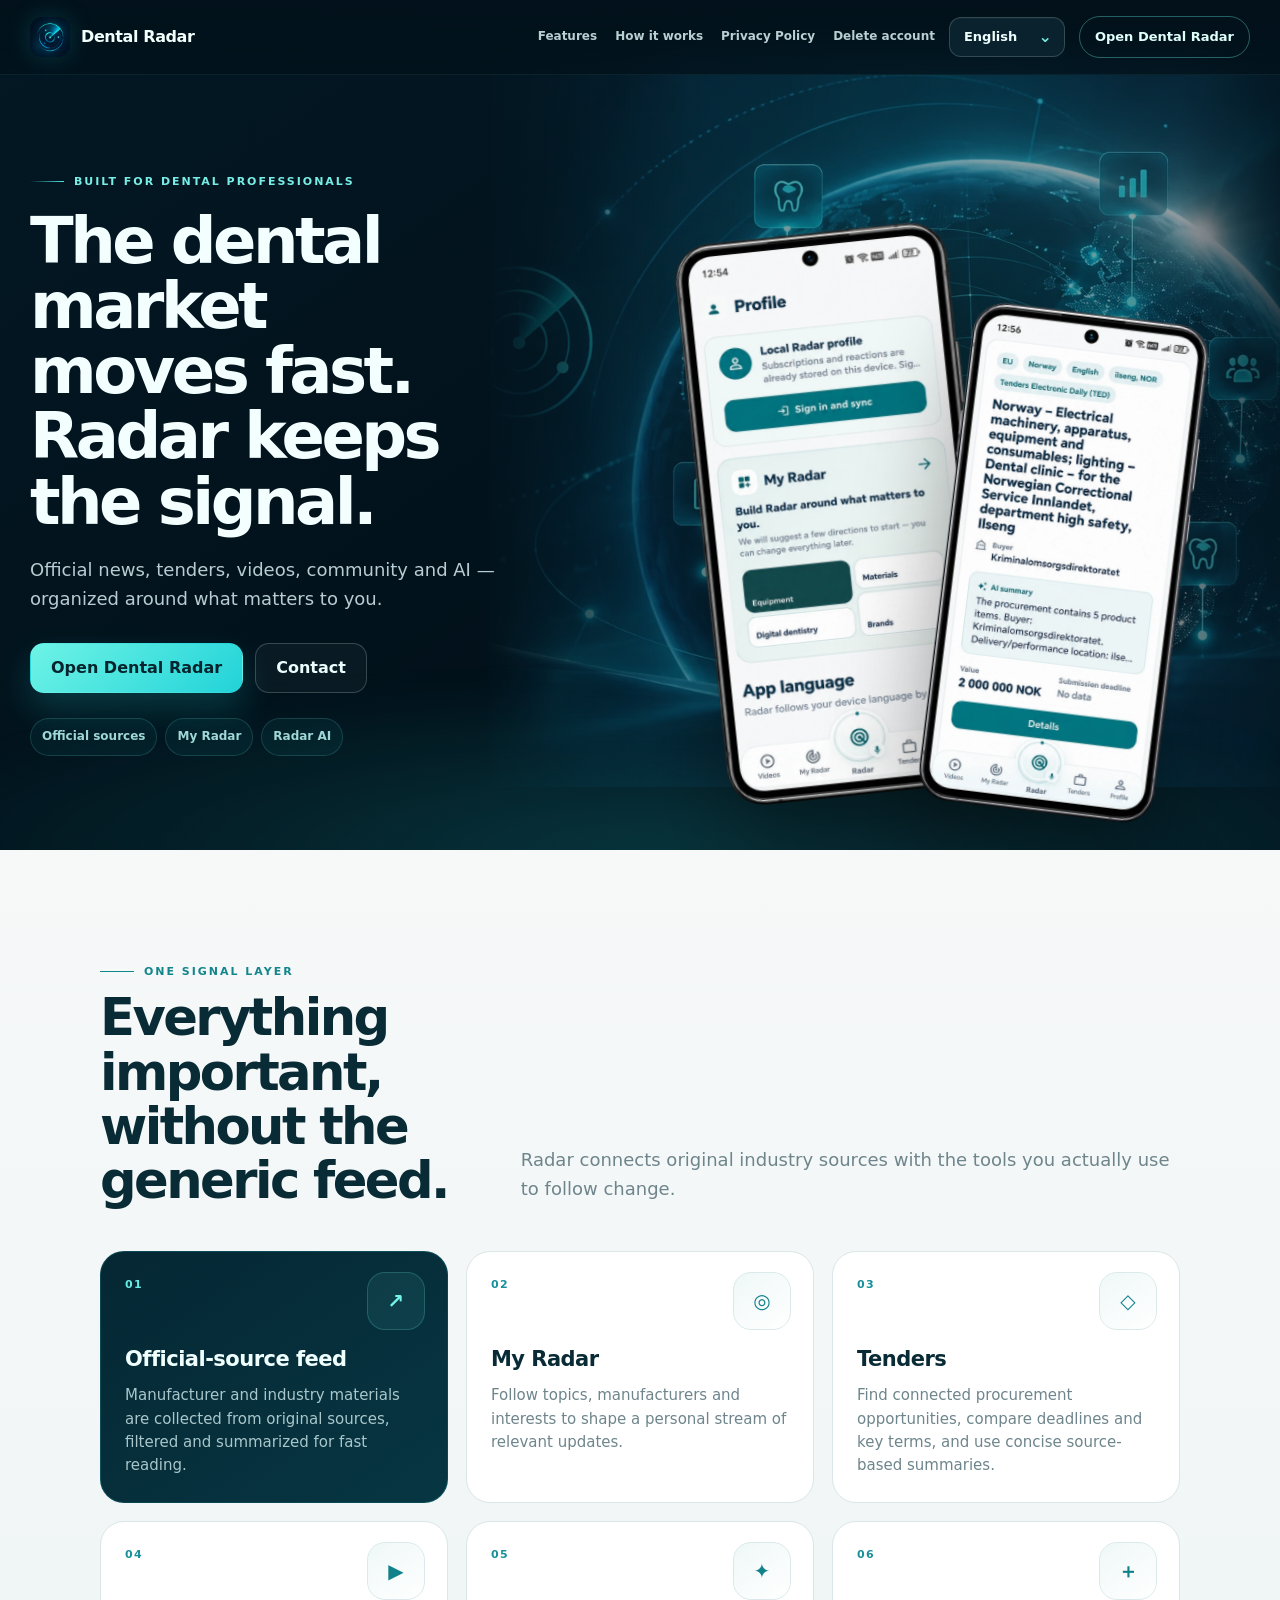
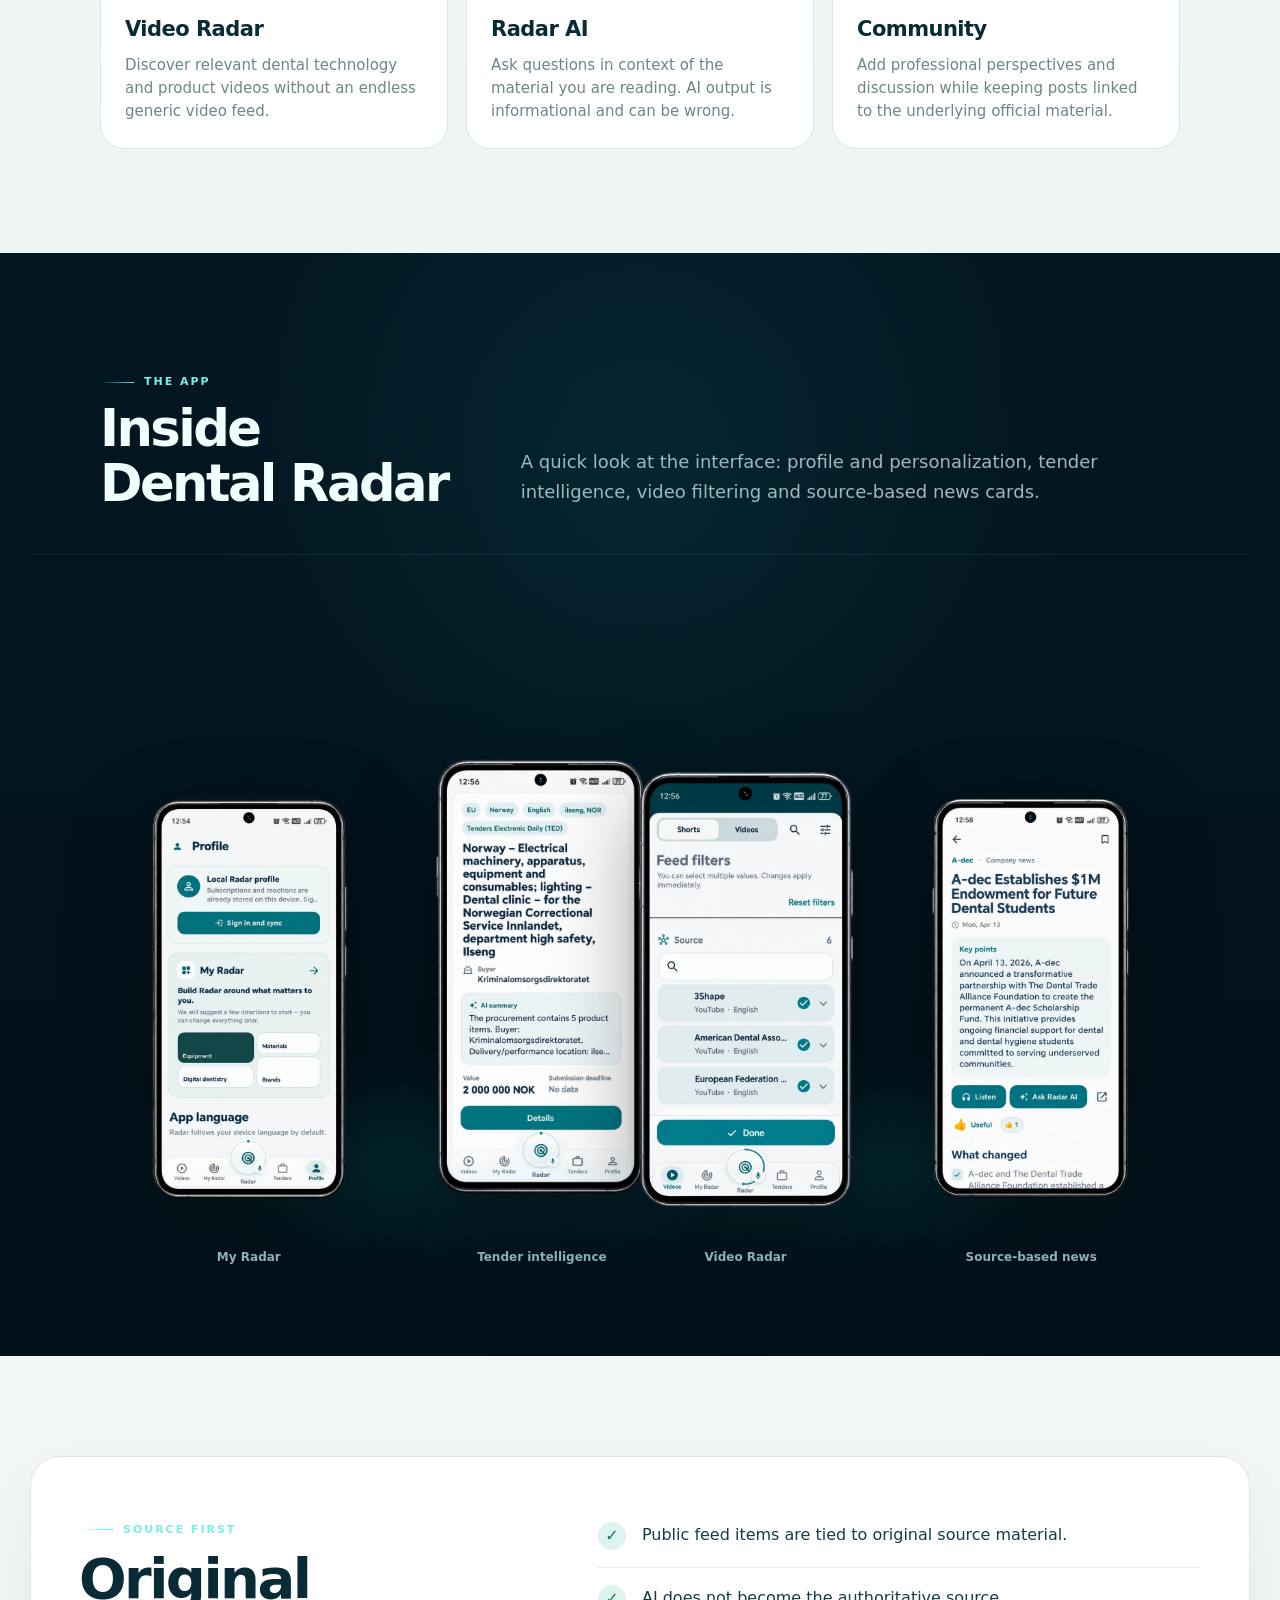
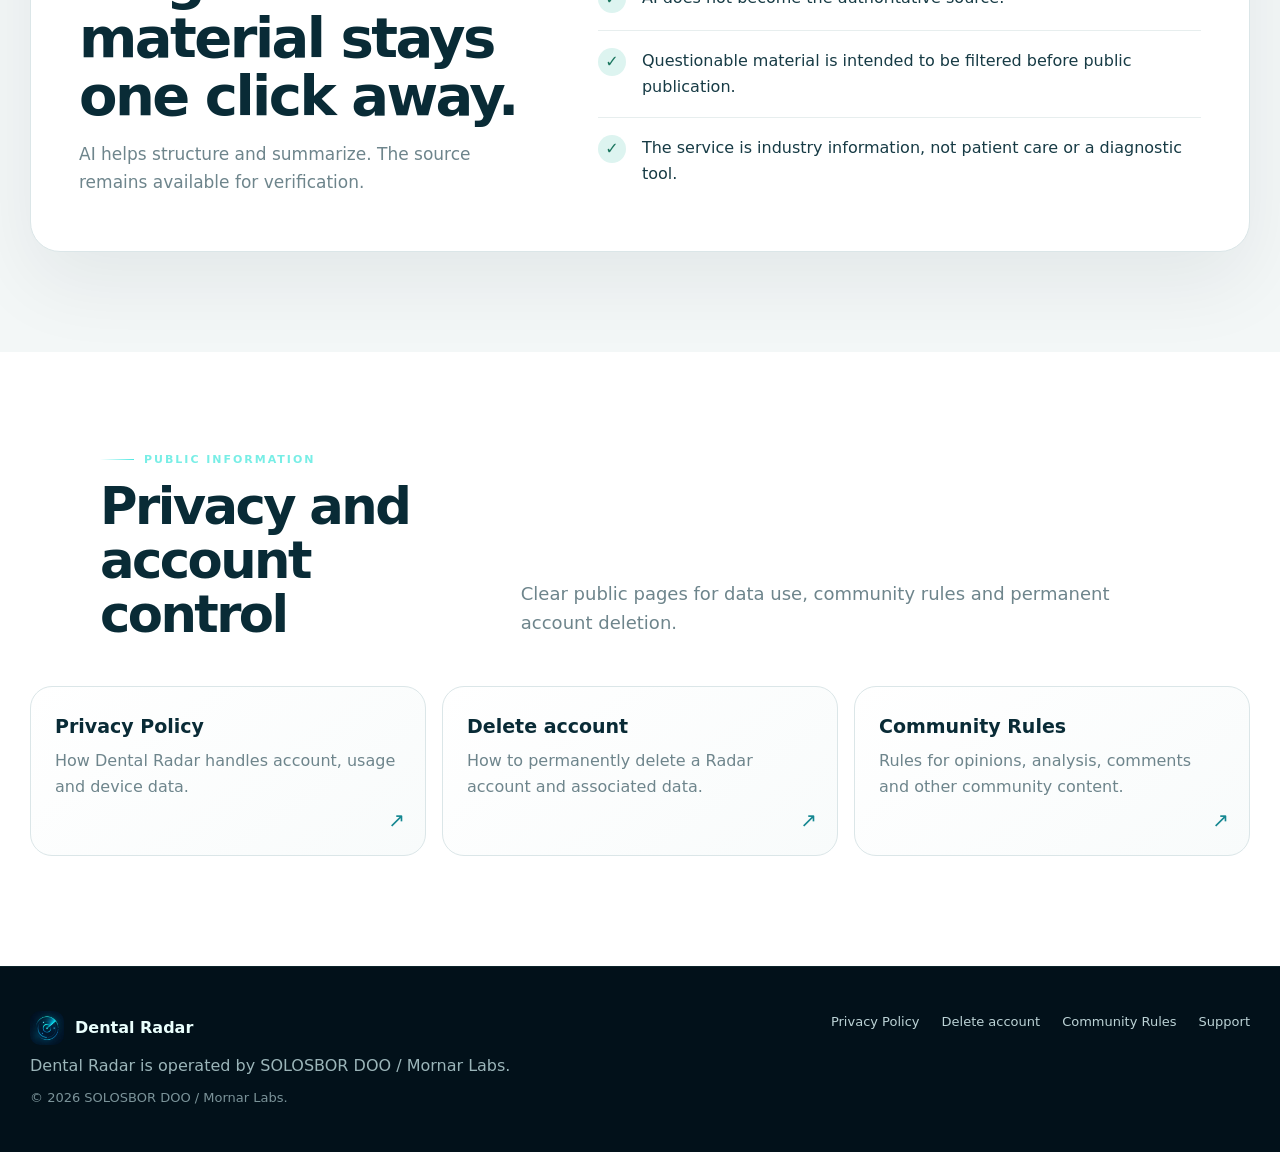
<file: index.html>
<!doctype html><html lang="en"><head><meta charset="utf-8"><meta name="viewport" content="width=device-width,initial-scale=1"><meta name="theme-color" content="#02111a"><meta name="description" content="Dental Radar — dental industry intelligence from official sources."><link rel="canonical" href="https://mfokusnik.github.io/Dental-Radar/"><meta property="og:type" content="website"><meta property="og:site_name" content="Dental Radar"><meta property="og:title" content="Dental Radar — dental industry intelligence"><meta property="og:description" content="Official news, tenders, video, community and AI for dental professionals."><meta property="og:url" content="https://mfokusnik.github.io/Dental-Radar/"><meta property="og:image" content="https://mfokusnik.github.io/Dental-Radar/assets/og-cover.webp"><link rel="icon" href="assets/logo.webp"><link rel="stylesheet" href="assets/styles.css"><title>Dental Radar</title></head><body data-page="home"><header class="site-header"><div class="wrap header"><a class="brand" href="index.html"><img src="assets/logo.webp" alt="Dental Radar"><b>Dental Radar</b></a><div class="controls"><nav class="nav"><a id="nf" href="index.html#features">Features</a><a id="nh" href="index.html#how">How it works</a><a id="np" href="privacy.html">Privacy Policy</a><a id="nd" href="delete-account.html">Delete account</a></nav><div class="lang-picker" id="langPicker"><button class="lang-toggle" id="langToggle" type="button" aria-haspopup="listbox" aria-expanded="false"><span id="langCurrent">English</span><span class="lang-chevron" aria-hidden="true">⌄</span></button><div class="lang-menu" id="langMenu" role="listbox"><button type="button" data-lang="en" role="option">English</button><button type="button" data-lang="ru" role="option">Русский</button><button type="button" data-lang="de" role="option">Deutsch</button><button type="button" data-lang="fr" role="option">Français</button><button type="button" data-lang="ja" role="option">日本語</button><button type="button" data-lang="zh-Hans" role="option">简体中文</button></div></div><a class="header-cta" id="headerCta" href="https://radar.mornar-labs.com/">Open Dental Radar</a></div></div></header><main>
<section class="hero"><img class="hero-globe" src="assets/hero-globe.webp" alt=""><div class="wrap hero-grid"><div class="hero-copy"><span class="eyebrow" id="eye">Built for dental professionals</span><h1 id="hero">The dental market moves fast. Radar keeps the signal.</h1><p id="heroText">Official news, tenders, videos, community and AI — organized around what matters to you.</p><div class="actions"><a class="btn primary" id="open" href="https://radar.mornar-labs.com/">Open Dental Radar</a><a class="btn secondary" id="contact" href="mailto:radar@mornar-labs.com">Contact</a></div><div class="hero-chips" id="heroChips"></div></div><div class="hero-stage"><div class="orbit"><i class="pulse p1"></i><i class="pulse p2"></i><i class="pulse p3"></i></div><div class="phone phone-a"><img src="assets/phone-profile.webp" alt="Dental Radar profile and personalization"></div><div class="phone phone-b"><img src="assets/phone-tender.webp" alt="Dental Radar tender intelligence"></div></div></div></section>
<section class="light-section" id="features"><div class="wrap"><div class="section-head"><div><span class="eyebrow" id="featureEye">ONE SIGNAL LAYER</span><h2 id="featuresTitle">Everything important, without the generic feed.</h2></div><p id="featuresText"></p></div><div class="feature-grid" id="featureGrid"></div></div></section>
<section class="product"><div class="wrap"><div class="section-head"><div><span class="eyebrow" id="productEye">THE APP</span><h2 id="shotsTitle">Inside Dental Radar</h2></div><p id="shotsText">Profile and personalization, tender intelligence, video filtering and source-based news cards.</p></div><div class="product-stage"><figure class="device d1"><img src="assets/phone-profile.webp" alt="Profile and My Radar"><figcaption class="device-label" id="screen1">My Radar</figcaption></figure><figure class="device d2"><img src="assets/phone-tender.webp" alt="Tender intelligence"><figcaption class="device-label" id="screen2">Tender intelligence</figcaption></figure><figure class="device d3"><img src="assets/phone-video.webp" alt="Video Radar"><figcaption class="device-label" id="screen3">Video Radar</figcaption></figure><figure class="device d4"><img src="assets/phone-news.webp" alt="Source-based news"><figcaption class="device-label" id="screen4">Source-based news</figcaption></figure></div></div></section>
<section class="trust-section" id="how"><div class="wrap trust-card"><div><span class="eyebrow" id="trustEye">SOURCE FIRST</span><h2 id="trustTitle">Original material stays one click away.</h2><p id="trustText">AI helps structure and summarize. The source remains available for verification.</p></div><div class="trust-list" id="trust"></div></div></section>
<section class="legal-home"><div class="wrap"><div class="section-head"><div><span class="eyebrow" id="legalEye">PUBLIC INFORMATION</span><h2 id="legalTitle">Privacy and account control</h2></div><p id="legalText"></p></div><div class="legal-links"><a class="legal-link" href="privacy.html"><strong id="pc">Privacy Policy</strong><span id="pct"></span></a><a class="legal-link" href="delete-account.html"><strong id="dc">Delete account</strong><span id="dct"></span></a><a class="legal-link" href="community-rules.html"><strong id="tc">Community Rules</strong><span id="tct"></span></a></div></div></section>
</main><footer class="site-footer"><div class="wrap footer"><div><a class="footer-brand" href="index.html"><img src="assets/logo.webp" alt=""><span>Dental Radar</span></a><p id="fc">Dental Radar is operated by SOLOSBOR DOO / Mornar Labs.</p><div class="small">© 2026 SOLOSBOR DOO / Mornar Labs.</div></div><div class="footer-links"><a id="fp" href="privacy.html">Privacy Policy</a><a id="fd" href="delete-account.html">Delete account</a><a id="fTerms" href="community-rules.html">Community Rules</a><a id="fSupport" href="mailto:radar@mornar-labs.com">Support</a></div></div></footer><script src="assets/app.js"></script></body></html>
</file>
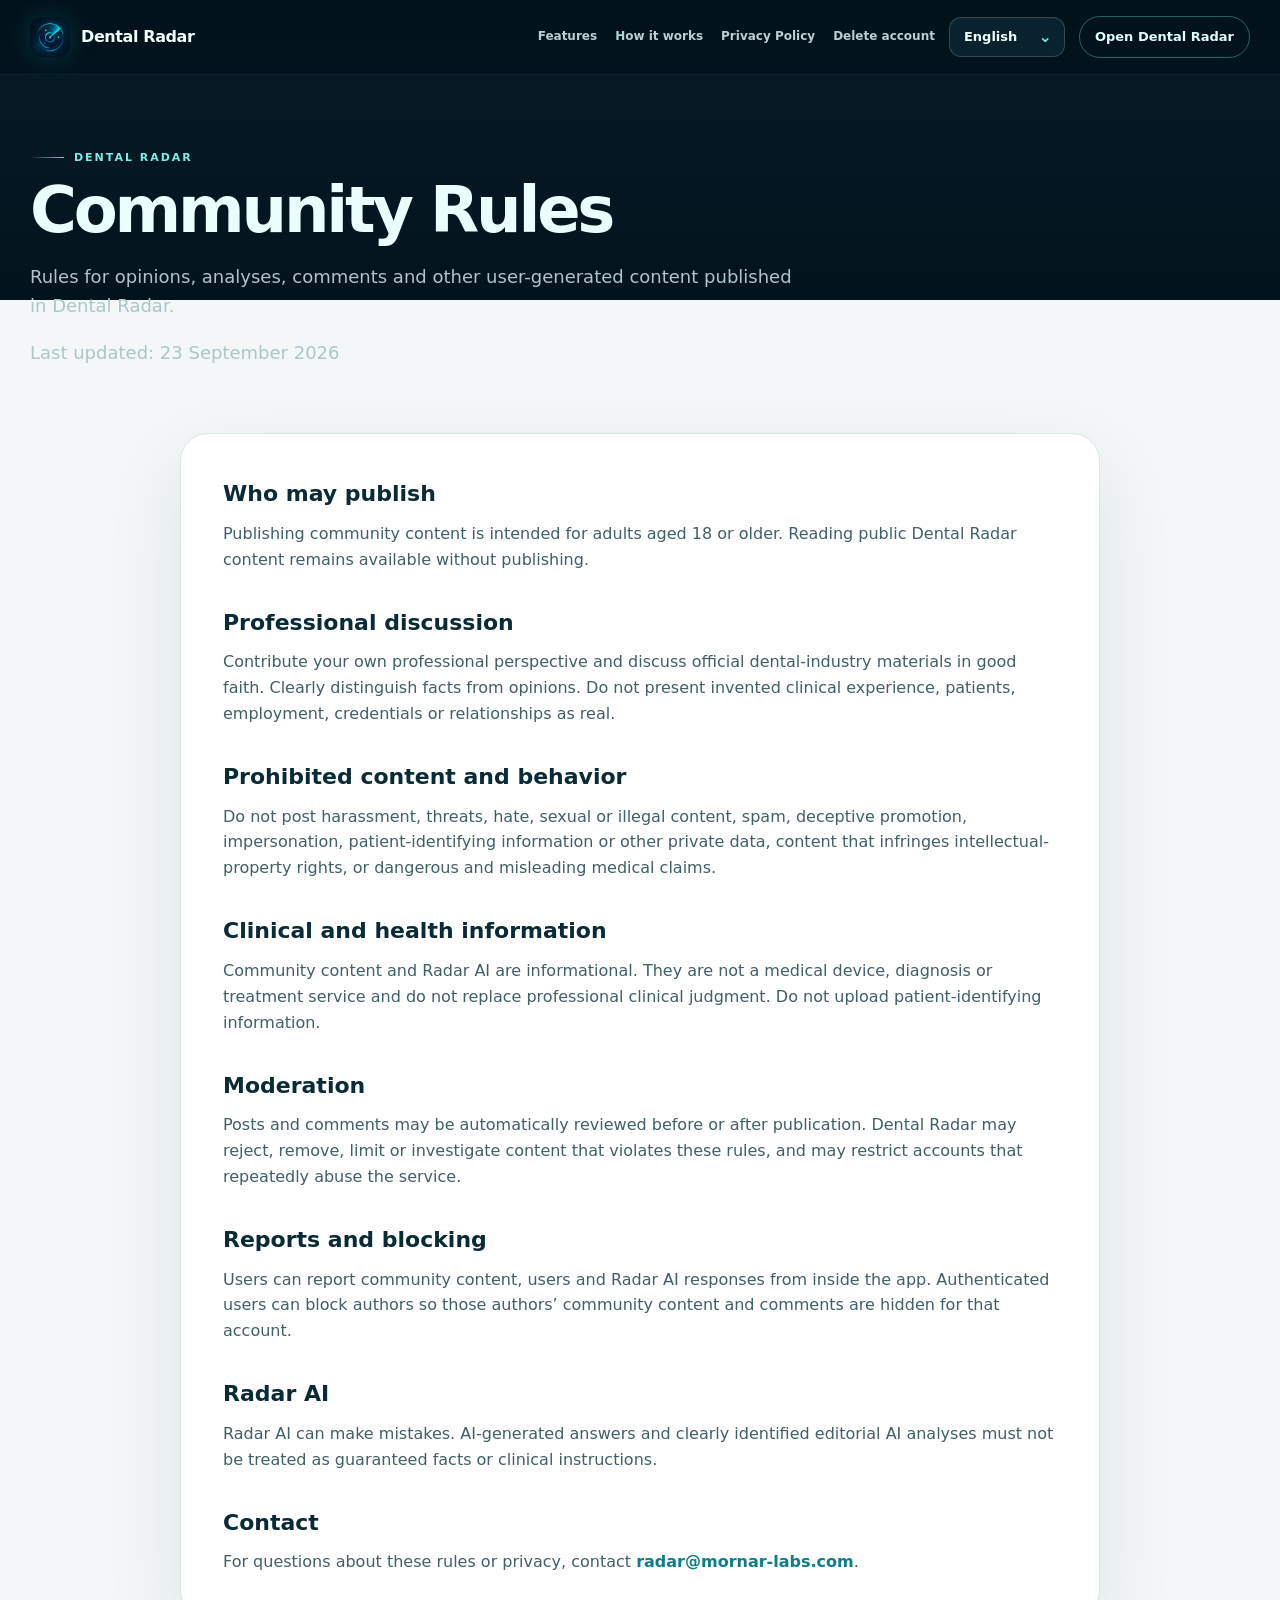
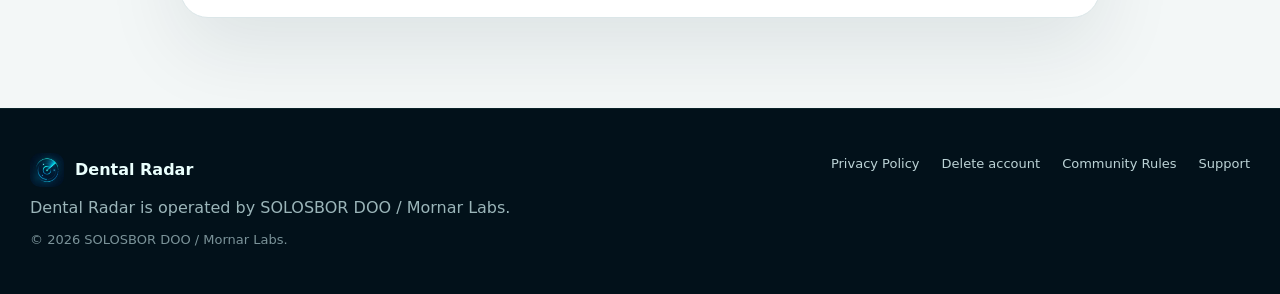
<file: community-rules.html>
<!doctype html><html lang="en"><head><meta charset="utf-8"><meta name="viewport" content="width=device-width,initial-scale=1"><meta name="robots" content="index,follow"><meta name="theme-color" content="#02111a"><link rel="canonical" href="https://mfokusnik.github.io/Dental-Radar/community-rules.html"><link rel="icon" href="assets/logo.webp"><link rel="stylesheet" href="assets/styles.css"><title>Dental Radar — Community Rules</title></head><body data-page="terms" class="legal-shell"><header class="site-header"><div class="wrap header"><a class="brand" href="index.html"><img src="assets/logo.webp" alt="Dental Radar"><b>Dental Radar</b></a><div class="controls"><nav class="nav"><a id="nf" href="index.html#features">Features</a><a id="nh" href="index.html#how">How it works</a><a id="np" href="privacy.html">Privacy Policy</a><a id="nd" href="delete-account.html">Delete account</a></nav><div class="lang-picker" id="langPicker"><button class="lang-toggle" id="langToggle" type="button" aria-haspopup="listbox" aria-expanded="false"><span id="langCurrent">English</span><span class="lang-chevron" aria-hidden="true">⌄</span></button><div class="lang-menu" id="langMenu" role="listbox"><button type="button" data-lang="en" role="option">English</button><button type="button" data-lang="ru" role="option">Русский</button><button type="button" data-lang="de" role="option">Deutsch</button><button type="button" data-lang="fr" role="option">Français</button><button type="button" data-lang="ja" role="option">日本語</button><button type="button" data-lang="zh-Hans" role="option">简体中文</button></div></div><a class="header-cta" id="headerCta" href="https://radar.mornar-labs.com/">Open Dental Radar</a></div></div></header><main><div class="wrap legal-hero"><span class="eyebrow">Dental Radar</span><h1 id="lt">Community Rules</h1><p id="ls">Rules for opinions, analyses, comments and other user-generated content published in Dental Radar.</p><p class="small" id="updated">Last updated: 23 September 2026</p></div><div class="legal-content"><div id="sections"></div></div></main><footer class="site-footer"><div class="wrap footer"><div><a class="footer-brand" href="index.html"><img src="assets/logo.webp" alt=""><span>Dental Radar</span></a><p id="fc">Dental Radar is operated by SOLOSBOR DOO / Mornar Labs.</p><div class="small">© 2026 SOLOSBOR DOO / Mornar Labs.</div></div><div class="footer-links"><a id="fp" href="privacy.html">Privacy Policy</a><a id="fd" href="delete-account.html">Delete account</a><a id="fTerms" href="community-rules.html">Community Rules</a><a id="fSupport" href="mailto:radar@mornar-labs.com">Support</a></div></div></footer><script src="assets/app.js"></script></body></html>
</file>
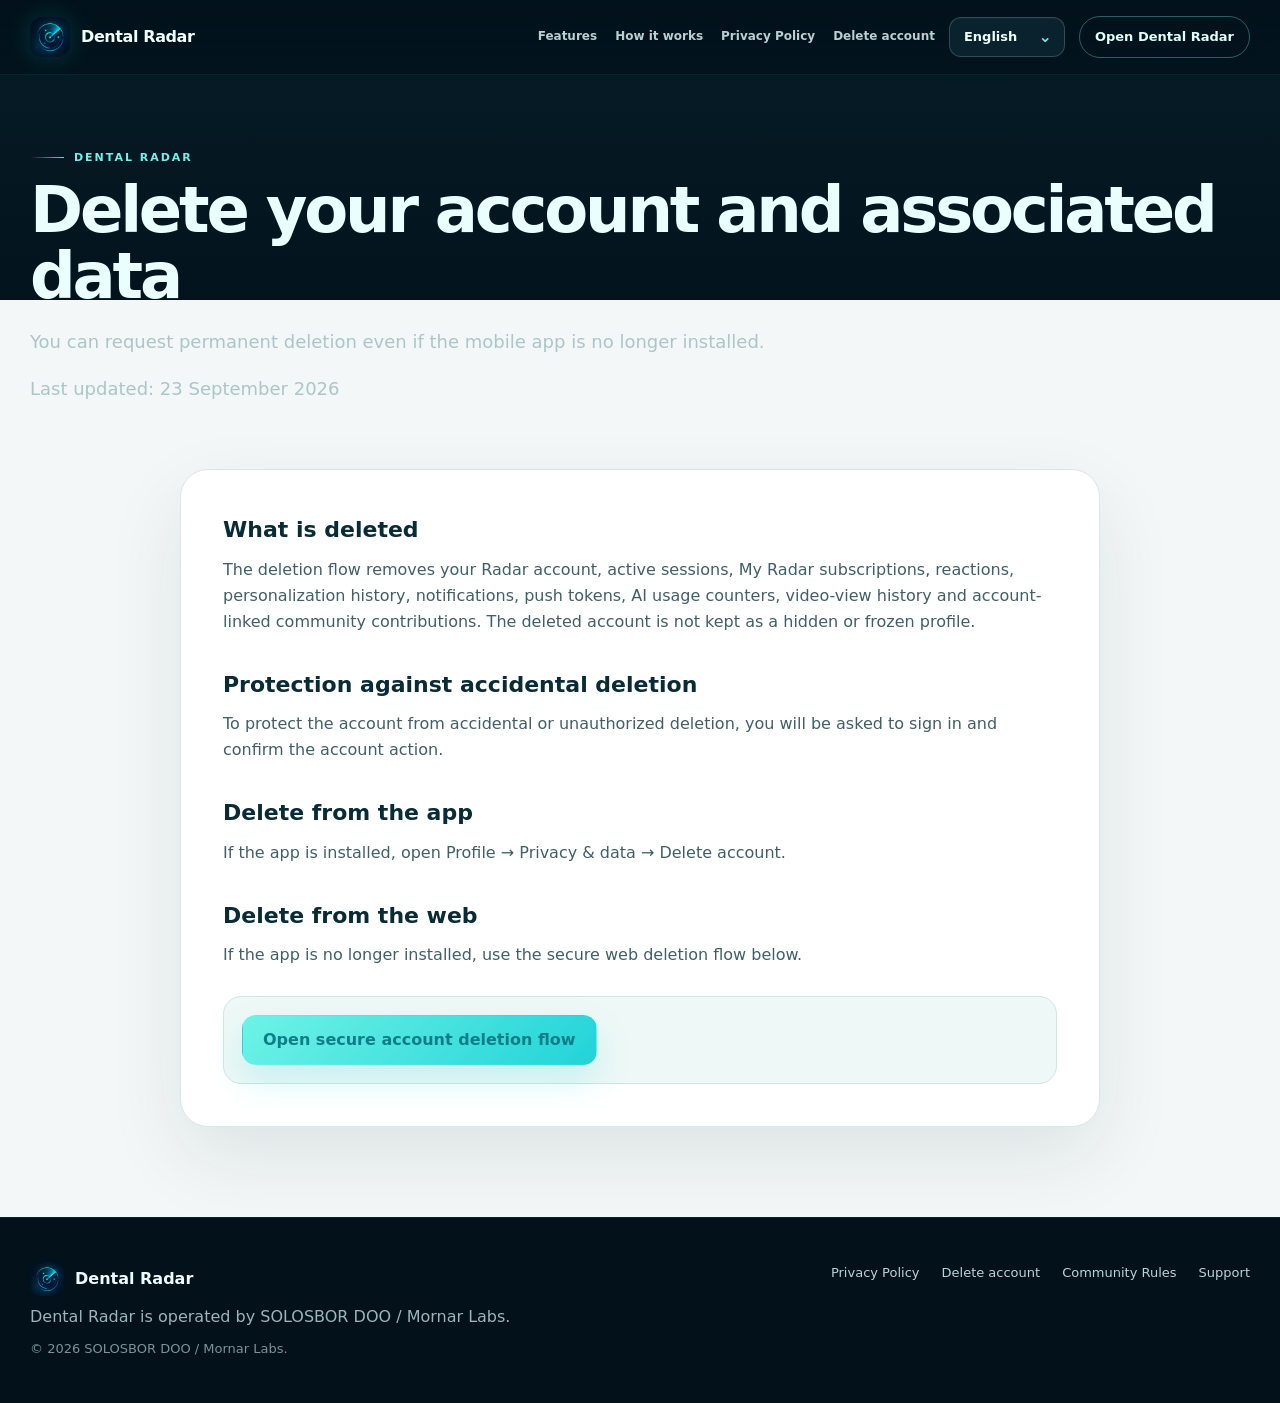
<file: delete-account.html>
<!doctype html><html lang="en"><head><meta charset="utf-8"><meta name="viewport" content="width=device-width,initial-scale=1"><meta name="robots" content="index,follow"><meta name="theme-color" content="#02111a"><link rel="canonical" href="https://mfokusnik.github.io/Dental-Radar/delete-account.html"><link rel="icon" href="assets/logo.webp"><link rel="stylesheet" href="assets/styles.css"><title>Dental Radar — Delete your account and associated data</title></head><body data-page="delete" class="legal-shell"><header class="site-header"><div class="wrap header"><a class="brand" href="index.html"><img src="assets/logo.webp" alt="Dental Radar"><b>Dental Radar</b></a><div class="controls"><nav class="nav"><a id="nf" href="index.html#features">Features</a><a id="nh" href="index.html#how">How it works</a><a id="np" href="privacy.html">Privacy Policy</a><a id="nd" href="delete-account.html">Delete account</a></nav><div class="lang-picker" id="langPicker"><button class="lang-toggle" id="langToggle" type="button" aria-haspopup="listbox" aria-expanded="false"><span id="langCurrent">English</span><span class="lang-chevron" aria-hidden="true">⌄</span></button><div class="lang-menu" id="langMenu" role="listbox"><button type="button" data-lang="en" role="option">English</button><button type="button" data-lang="ru" role="option">Русский</button><button type="button" data-lang="de" role="option">Deutsch</button><button type="button" data-lang="fr" role="option">Français</button><button type="button" data-lang="ja" role="option">日本語</button><button type="button" data-lang="zh-Hans" role="option">简体中文</button></div></div><a class="header-cta" id="headerCta" href="https://radar.mornar-labs.com/">Open Dental Radar</a></div></div></header><main><div class="wrap legal-hero"><span class="eyebrow">Dental Radar</span><h1 id="lt">Delete your account and associated data</h1><p id="ls">You can request permanent deletion even if the mobile app is no longer installed.</p><p class="small" id="updated">Last updated: 23 September 2026</p></div><div class="legal-content"><div id="sections"></div><div class="notice"><a class="btn primary" id="openDelete" href="https://radar.mornar-labs.com/#/account-deletion">Open secure account deletion flow</a></div></div></main><footer class="site-footer"><div class="wrap footer"><div><a class="footer-brand" href="index.html"><img src="assets/logo.webp" alt=""><span>Dental Radar</span></a><p id="fc">Dental Radar is operated by SOLOSBOR DOO / Mornar Labs.</p><div class="small">© 2026 SOLOSBOR DOO / Mornar Labs.</div></div><div class="footer-links"><a id="fp" href="privacy.html">Privacy Policy</a><a id="fd" href="delete-account.html">Delete account</a><a id="fTerms" href="community-rules.html">Community Rules</a><a id="fSupport" href="mailto:radar@mornar-labs.com">Support</a></div></div></footer><script src="assets/app.js"></script></body></html>
</file>
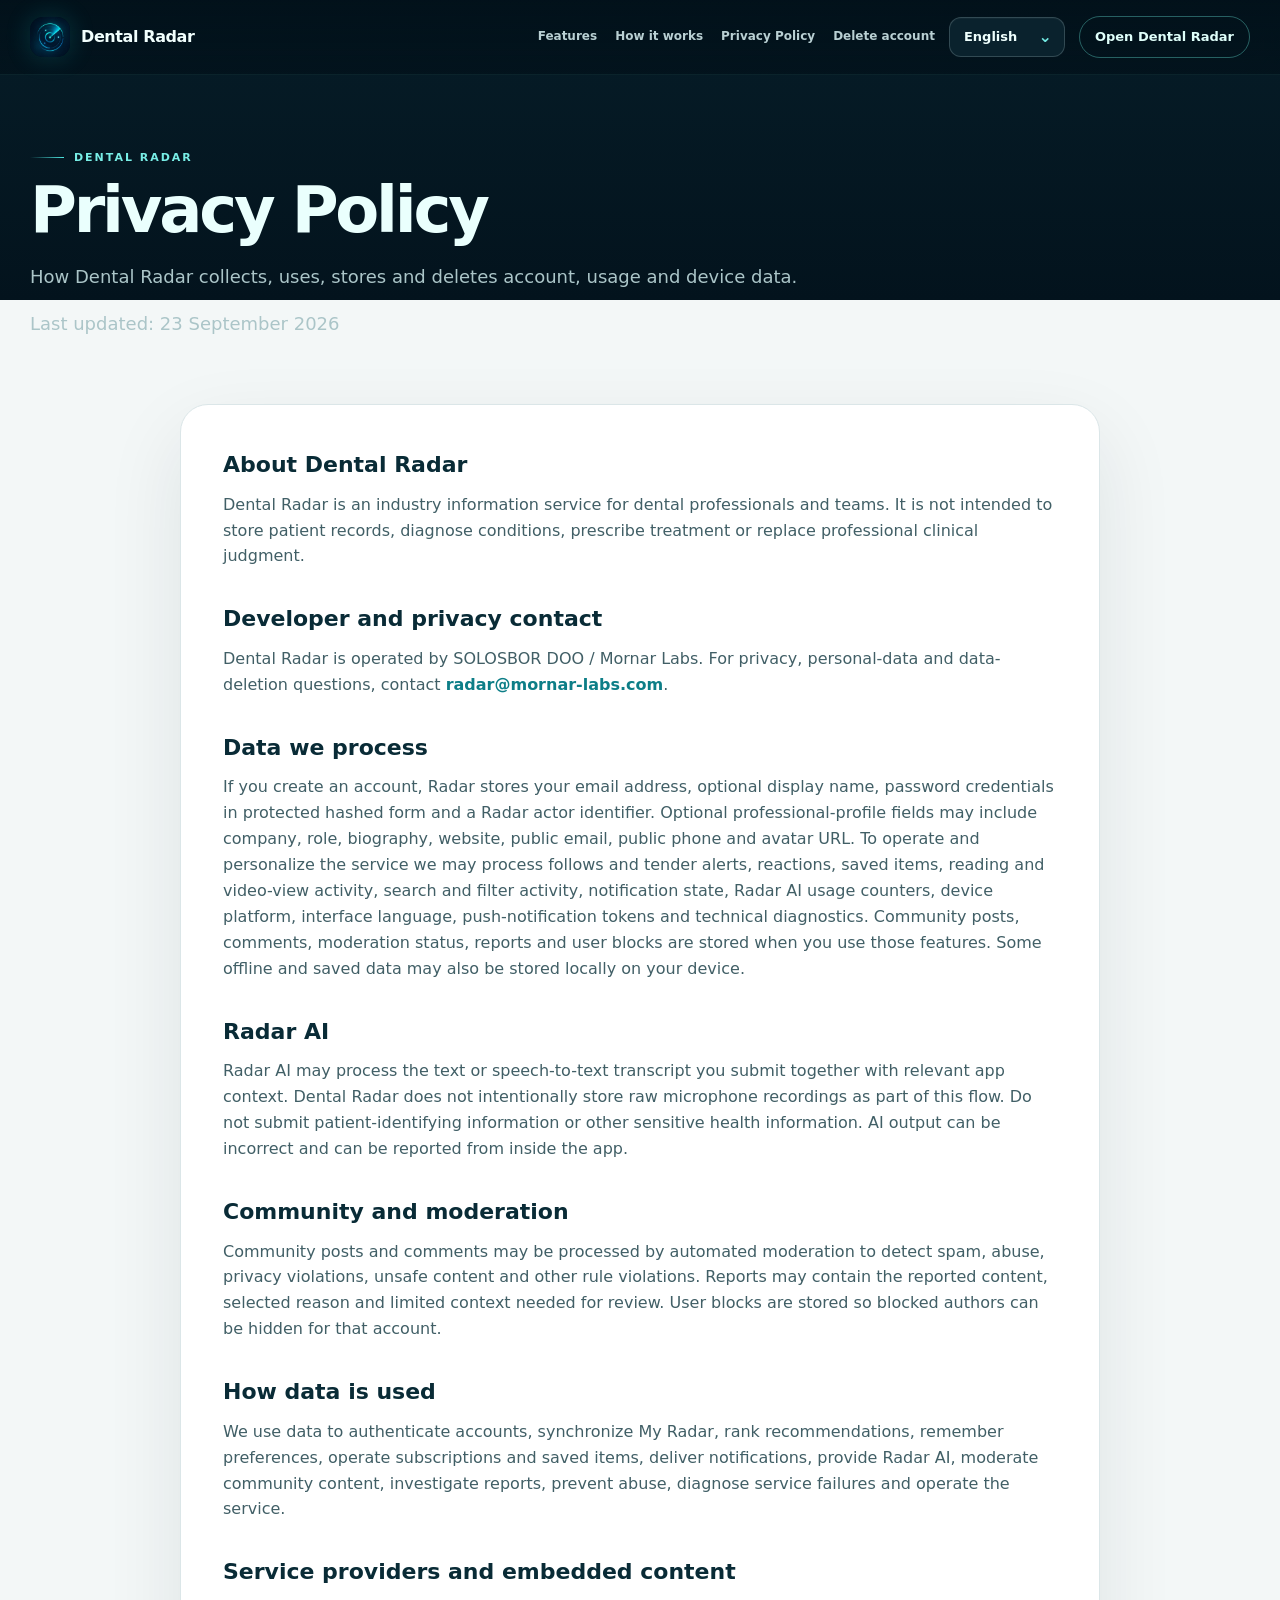
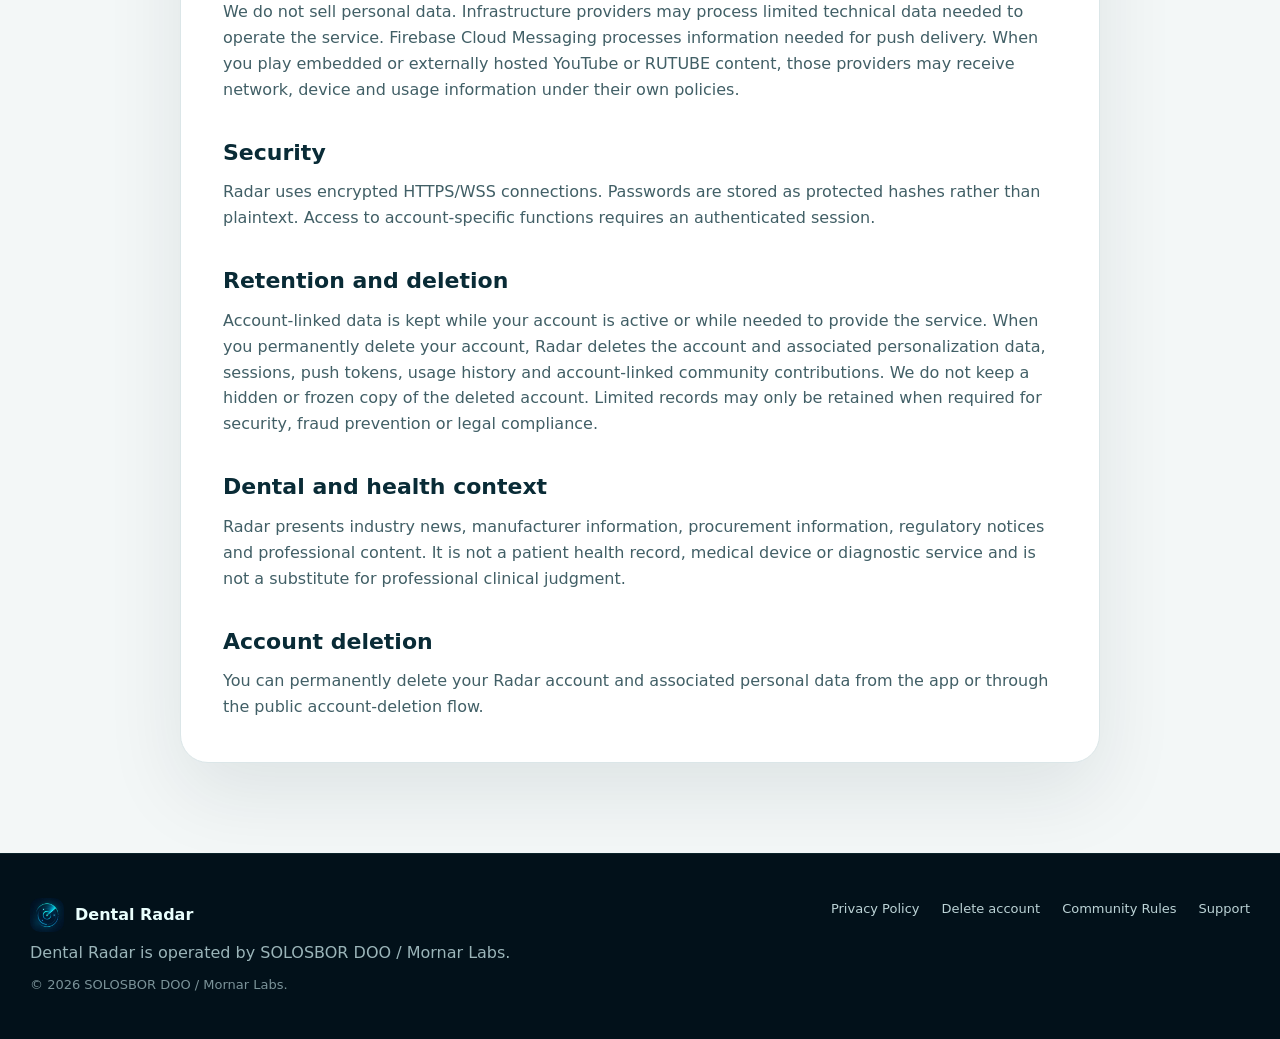
<file: privacy.html>
<!doctype html><html lang="en"><head><meta charset="utf-8"><meta name="viewport" content="width=device-width,initial-scale=1"><meta name="robots" content="index,follow"><meta name="theme-color" content="#02111a"><link rel="canonical" href="https://mfokusnik.github.io/Dental-Radar/privacy.html"><link rel="icon" href="assets/logo.webp"><link rel="stylesheet" href="assets/styles.css"><title>Dental Radar — Privacy Policy</title></head><body data-page="privacy" class="legal-shell"><header class="site-header"><div class="wrap header"><a class="brand" href="index.html"><img src="assets/logo.webp" alt="Dental Radar"><b>Dental Radar</b></a><div class="controls"><nav class="nav"><a id="nf" href="index.html#features">Features</a><a id="nh" href="index.html#how">How it works</a><a id="np" href="privacy.html">Privacy Policy</a><a id="nd" href="delete-account.html">Delete account</a></nav><div class="lang-picker" id="langPicker"><button class="lang-toggle" id="langToggle" type="button" aria-haspopup="listbox" aria-expanded="false"><span id="langCurrent">English</span><span class="lang-chevron" aria-hidden="true">⌄</span></button><div class="lang-menu" id="langMenu" role="listbox"><button type="button" data-lang="en" role="option">English</button><button type="button" data-lang="ru" role="option">Русский</button><button type="button" data-lang="de" role="option">Deutsch</button><button type="button" data-lang="fr" role="option">Français</button><button type="button" data-lang="ja" role="option">日本語</button><button type="button" data-lang="zh-Hans" role="option">简体中文</button></div></div><a class="header-cta" id="headerCta" href="https://radar.mornar-labs.com/">Open Dental Radar</a></div></div></header><main><div class="wrap legal-hero"><span class="eyebrow">Dental Radar</span><h1 id="lt">Privacy Policy</h1><p id="ls">How Dental Radar collects, uses, stores and deletes account, usage and device data.</p><p class="small" id="updated">Last updated: 23 September 2026</p></div><div class="legal-content"><div id="sections"></div></div></main><footer class="site-footer"><div class="wrap footer"><div><a class="footer-brand" href="index.html"><img src="assets/logo.webp" alt=""><span>Dental Radar</span></a><p id="fc">Dental Radar is operated by SOLOSBOR DOO / Mornar Labs.</p><div class="small">© 2026 SOLOSBOR DOO / Mornar Labs.</div></div><div class="footer-links"><a id="fp" href="privacy.html">Privacy Policy</a><a id="fd" href="delete-account.html">Delete account</a><a id="fTerms" href="community-rules.html">Community Rules</a><a id="fSupport" href="mailto:radar@mornar-labs.com">Support</a></div></div></footer><script src="assets/app.js"></script></body></html>
</file>
<file: assets/styles.css>
:root{--deep:#02111a;--deep2:#04202b;--deep3:#072d3a;--cyan:#24d9dc;--mint:#6ef3e6;--ice:#eafffd;--ink:#092b36;--text:#173b45;--muted:#6e858c;--line:#dbe6e8;--paper:#f5f8f8;--white:#fff;--max:1220px;--shadow:0 35px 90px rgba(2,17,26,.18)}
*{box-sizing:border-box}html{scroll-behavior:smooth}body{margin:0;background:var(--paper);color:var(--text);font:16px/1.62 Inter,ui-sans-serif,system-ui,-apple-system,BlinkMacSystemFont,"Segoe UI",sans-serif;-webkit-font-smoothing:antialiased;overflow-x:hidden}a{text-decoration:none;color:inherit}.wrap{width:min(calc(100% - 48px),var(--max));margin:auto}
.site-header{position:fixed;inset:0 0 auto;z-index:90;background:linear-gradient(180deg,rgba(2,17,26,.94),rgba(2,17,26,.73));border-bottom:1px solid rgba(110,243,230,.08);backdrop-filter:blur(18px)}.header{height:74px;display:flex;align-items:center;justify-content:space-between;gap:26px}.brand{display:flex;align-items:center;gap:11px;color:#f1fffd;font-weight:860;letter-spacing:-.025em}.brand img{width:40px;height:40px;border-radius:13px;box-shadow:0 0 26px rgba(36,217,220,.18)}.controls{display:flex;align-items:center;gap:14px}.nav{display:flex;align-items:center;gap:18px;flex-wrap:wrap}.nav a{font-size:12px;color:#b9d0d3;font-weight:720;transition:.2s;white-space:nowrap}.nav a:hover{color:#fff}.header-cta{border:1px solid rgba(110,243,230,.35);color:#dffffa;padding:9px 15px;border-radius:999px;font-size:13px;font-weight:800;white-space:nowrap}

.lang-picker{position:relative;flex:0 0 auto}.lang-toggle{height:40px;min-width:116px;padding:0 12px 0 14px;border:1px solid rgba(234,255,253,.18);border-radius:12px;background:#0a222d;color:#effffd;display:flex;align-items:center;justify-content:space-between;gap:14px;font:700 13px/1 Inter,ui-sans-serif,system-ui,-apple-system,BlinkMacSystemFont,"Segoe UI",sans-serif;cursor:pointer;box-shadow:inset 0 1px rgba(255,255,255,.03);transition:border-color .18s,background .18s}.lang-toggle:hover,.lang-picker.open .lang-toggle{border-color:rgba(110,243,230,.48);background:#0d2935}.lang-chevron{color:#73eae3;font-size:16px;line-height:1;transition:transform .18s}.lang-picker.open .lang-chevron{transform:rotate(180deg)}.lang-menu{position:absolute;z-index:140;right:0;top:calc(100% + 8px);width:164px;padding:7px;border:1px solid rgba(110,243,230,.18);border-radius:14px;background:#061b25;box-shadow:0 22px 55px rgba(0,0,0,.38);opacity:0;visibility:hidden;transform:translateY(-6px);transition:opacity .16s,transform .16s,visibility .16s}.lang-picker.open .lang-menu{opacity:1;visibility:visible;transform:translateY(0)}.lang-menu button{width:100%;border:0;border-radius:9px;background:transparent;color:#cfe3e5;padding:10px 11px;text-align:left;font:700 13px/1.2 Inter,ui-sans-serif,system-ui,-apple-system,BlinkMacSystemFont,"Segoe UI",sans-serif;cursor:pointer}.lang-menu button:hover{background:rgba(110,243,230,.10);color:#fff}.lang-menu button[aria-selected="true"]{background:linear-gradient(135deg,#68efe3,#23d4d9);color:#05242d}.lang-menu button+button{margin-top:2px}
.hero{position:relative;min-height:820px;padding:150px 0 90px;background:radial-gradient(circle at 68% 34%,rgba(36,217,220,.12),transparent 32%),linear-gradient(145deg,#031824 0%,#02111a 58%,#031620 100%);color:#eafffd;overflow:hidden}.hero:before{content:"";position:absolute;left:-15%;right:-15%;bottom:-180px;height:360px;border-radius:50%;background:radial-gradient(ellipse,rgba(36,217,220,.17),transparent 68%);filter:blur(18px)}.hero-globe{position:absolute;right:-4%;top:45px;width:min(66vw,940px);opacity:.58;mix-blend-mode:screen;mask-image:linear-gradient(90deg,transparent 0%,#000 24%,#000 82%,transparent 100%);-webkit-mask-image:linear-gradient(90deg,transparent 0%,#000 24%,#000 82%,transparent 100%)}.hero-grid{position:relative;z-index:2;display:grid;grid-template-columns:.88fr 1.12fr;gap:40px;align-items:center}.hero-copy{padding-top:10px}.eyebrow{display:inline-flex;align-items:center;gap:10px;color:#78eee6;font-size:11px;font-weight:850;letter-spacing:.18em;text-transform:uppercase}.eyebrow:before{content:"";width:34px;height:1px;background:linear-gradient(90deg,transparent,#4ee8e2)}.hero h1{margin:18px 0 20px;max-width:620px;font-size:clamp(44px,5vw,74px);line-height:1.02;letter-spacing:-.055em;color:#f3fffe;text-wrap:balance}.hero h1 .accent{color:#46e6e0}.hero-copy>p{max-width:560px;margin:0;color:#b8cdd1;font-size:18px}.actions{display:flex;gap:12px;flex-wrap:wrap;margin-top:30px}.btn{min-height:50px;padding:0 20px;border-radius:14px;display:inline-flex;align-items:center;justify-content:center;font-weight:830;border:1px solid transparent;transition:transform .18s,box-shadow .18s}.btn:hover{transform:translateY(-2px)}.primary{background:linear-gradient(135deg,#6ef3e6,#22d3d8);color:#05242d;box-shadow:0 16px 34px rgba(36,217,220,.20)}.secondary{border-color:rgba(234,255,253,.20);background:rgba(255,255,255,.035);color:#eafffd}.hero-chips{display:flex;flex-wrap:wrap;gap:8px;margin-top:25px}.hero-chip{padding:8px 11px;border:1px solid rgba(110,243,230,.16);border-radius:999px;background:rgba(36,217,220,.055);color:#9fd8d6;font-size:12px;font-weight:720}.hero-stage{position:relative;height:610px;perspective:1200px}.phone{position:absolute;filter:drop-shadow(0 34px 45px rgba(0,0,0,.38));will-change:transform}.phone img{display:block;width:100%;height:auto}.phone-a{width:365px;left:10%;top:36px;z-index:3;transform:rotate(-6deg) translateZ(10px)}.phone-b{width:330px;right:3%;top:118px;z-index:4;transform:rotate(7deg)}.orbit{position:absolute;left:52%;top:48%;width:430px;height:430px;border:1px solid rgba(78,232,226,.22);border-radius:50%;transform:translate(-50%,-50%)}.orbit:before,.orbit:after{content:"";position:absolute;border:1px solid rgba(78,232,226,.14);border-radius:50%;inset:52px}.orbit:after{inset:112px}.pulse{position:absolute;width:10px;height:10px;border-radius:50%;background:#6ef3e6;box-shadow:0 0 20px #55eee7}.p1{right:42px;top:86px}.p2{left:31px;bottom:112px}.p3{right:88px;bottom:42px;background:#ffce62;box-shadow:0 0 18px #ffce62}
.light-section{padding:104px 0;background:linear-gradient(180deg,#f7f9f9,#eef4f4)}.section-head{display:grid;grid-template-columns:.72fr 1.28fr;gap:50px;align-items:end;margin:0 auto 44px;max-width:1080px}.section-head h2{margin:10px 0 0;font-size:clamp(34px,4vw,54px);line-height:1.06;letter-spacing:-.05em;color:var(--ink);text-wrap:balance}.section-head p{margin:0 0 4px;color:var(--muted);font-size:18px;max-width:650px}.light-section .eyebrow{color:#13858d}.light-section .eyebrow:before{background:#13858d}.feature-grid{display:grid;grid-template-columns:repeat(3,minmax(0,1fr));gap:18px;max-width:1080px;margin:0 auto}.feature{position:relative;min-height:216px;padding:24px;border:1px solid var(--line);border-radius:24px;background:#fff;overflow:hidden;transition:transform .22s,box-shadow .22s,border-color .22s}.feature:hover{transform:translateY(-4px);box-shadow:0 24px 48px rgba(4,32,43,.08);border-color:#bfd9dc}.feature:first-child{grid-column:auto;background:linear-gradient(145deg,#052733,#073643);color:#eafffd;border-color:rgba(36,217,220,.16)}.feature:first-child h3{color:#effffd}.feature:first-child p{color:#a9c7cb}.feature-index{font-size:11px;font-weight:850;letter-spacing:.13em;color:#17909a}.feature:first-child .feature-index{color:#65eee6}.feature h3{margin:48px 0 8px;font-size:21px;color:var(--ink);letter-spacing:-.025em}.feature p{margin:0;color:var(--muted);max-width:520px;font-size:15px;line-height:1.56}.feature-mark{position:absolute;right:22px;top:20px;width:58px;height:58px;border:1px solid #dbe9ea;border-radius:18px;background:linear-gradient(145deg,#eff8f7,#fff);display:grid;place-items:center;color:#11818a;font-size:20px;font-weight:900}.feature:first-child .feature-mark{border-color:rgba(110,243,230,.2);background:rgba(110,243,230,.08);color:#73f3ea}
.product{padding:112px 0;background:radial-gradient(circle at 50% 20%,rgba(36,217,220,.08),transparent 40%),linear-gradient(180deg,#031722,#02111a);color:#eafffd;overflow:hidden}.product .section-head h2{color:#f1fffd}.product .section-head p{color:#9eb9bd}.product-stage{position:relative;min-height:690px;margin-top:10px;border-top:1px solid rgba(110,243,230,.09)}.product-stage:before{content:"";position:absolute;left:10%;right:10%;bottom:30px;height:100px;border-radius:50%;background:rgba(36,217,220,.13);filter:blur(44px)}.device{position:absolute;bottom:0;filter:drop-shadow(0 28px 42px rgba(0,0,0,.38));transition:transform .22s}.device:hover{transform:translateY(-8px)}.device img{width:100%;display:block}.d1{width:260px;left:4%;}.d2{width:285px;left:27%;z-index:2}.d3{width:270px;right:27%;z-index:2}.d4{width:260px;right:4%}.device-label{position:absolute;left:50%;transform:translateX(-50%);bottom:-40px;white-space:nowrap;color:#8fb0b4;font-size:12px;font-weight:720}
.trust-section{padding:100px 0;background:#f3f7f7}.trust-card{display:grid;grid-template-columns:.86fr 1.14fr;gap:64px;align-items:center;background:#fff;border:1px solid var(--line);border-radius:30px;padding:48px;box-shadow:0 30px 80px rgba(3,29,39,.07)}.trust-card h2{font-size:clamp(36px,4.4vw,56px);line-height:1.04;letter-spacing:-.045em;color:var(--ink);margin:12px 0 16px}.trust-card p{margin:0;color:var(--muted);font-size:17px}.trust-list{display:grid}.trust-item{display:grid;grid-template-columns:30px 1fr;gap:14px;padding:17px 0;border-bottom:1px solid #e7eeee}.trust-item:last-child{border:0}.check{width:28px;height:28px;border-radius:50%;display:grid;place-items:center;background:#ddf4f0;color:#1b765f;font-weight:900}
.legal-home{padding:90px 0 110px;background:#fff}.legal-links{display:grid;grid-template-columns:repeat(3,1fr);gap:16px}.legal-link{position:relative;display:block;min-height:170px;padding:24px;border:1px solid var(--line);border-radius:22px;background:linear-gradient(145deg,#fff,#f8fbfb);transition:.22s}.legal-link:hover{transform:translateY(-4px);box-shadow:0 24px 48px rgba(4,30,40,.08);border-color:#bdd8db}.legal-link strong{display:block;font-size:19px;color:var(--ink);margin-bottom:7px}.legal-link span{color:var(--muted)}.legal-link:after{content:"↗";position:absolute;right:20px;bottom:18px;color:#148791;font-size:20px}
.legal-shell{min-height:100vh;background:linear-gradient(180deg,#061d28 0,#03131d 300px,#f3f7f7 300px)}.legal-hero{padding:140px 0 90px;color:#eafffd}.legal-hero h1{font-size:clamp(42px,5vw,64px);line-height:1.02;letter-spacing:-.05em;margin:12px 0}.legal-hero p{max-width:780px;color:#abc5c8;font-size:18px}.legal-content{max-width:920px;margin:-42px auto 90px;background:#fff;border:1px solid var(--line);border-radius:28px;padding:42px;box-shadow:0 30px 80px rgba(3,29,39,.09)}.legal-content h2{margin:32px 0 9px;color:var(--ink);font-size:22px}.legal-content h2:first-child{margin-top:0}.legal-content p{margin:0;color:#415f66}.legal-content a{color:#0d7e87;font-weight:750}.notice{margin-top:28px;padding:18px;border:1px solid #cee6e3;background:#eef8f6;border-radius:18px}.small{font-size:13px;color:#7b9399}
.site-footer{padding:44px 0;background:#02111a;color:#9bb5b9;border-top:1px solid rgba(110,243,230,.08)}.footer{display:flex;justify-content:space-between;gap:30px}.footer-brand{display:flex;align-items:center;gap:11px;color:#eafffd;font-weight:850}.footer-brand img{width:34px;height:34px;border-radius:10px}.footer p{margin:8px 0}.footer-links{display:flex;flex-wrap:wrap;gap:13px 22px;justify-content:flex-end}.footer-links a{font-size:13px;color:#bcd3d6}
@media(max-width:1080px){.nav{display:none}.hero{min-height:auto}.hero-grid{grid-template-columns:1fr}.hero-stage{height:580px;max-width:760px;width:100%;margin:auto}.hero-globe{right:-24%;width:1100px}.section-head{grid-template-columns:1fr}.feature-grid{grid-template-columns:1fr 1fr}.feature:first-child{grid-column:auto}.product-stage{min-height:610px}.d1{left:-3%}.d2{left:21%}.d3{right:21%}.d4{right:-3%}.trust-card{grid-template-columns:1fr}.legal-links{grid-template-columns:1fr}}
@media(max-width:720px){.wrap{width:min(calc(100% - 28px),var(--max))}.header{height:66px}.brand b{display:none}.header-cta{display:none}.hero{padding:112px 0 70px}.hero h1{font-size:42px}.hero-copy>p{font-size:17px}.hero-globe{top:330px;right:-80%;width:1000px;opacity:.38}.hero-stage{height:480px}.phone-a{width:265px;left:5%;top:34px}.phone-b{width:238px;right:2%;top:108px}.orbit{width:310px;height:310px}.light-section,.product,.trust-section,.legal-home{padding:72px 0}.section-head{gap:18px;margin-bottom:30px}.section-head h2{font-size:36px}.section-head p{font-size:16px}.feature-grid{grid-template-columns:1fr}.feature:first-child{grid-column:auto}.product-stage{display:flex;gap:6px;overflow-x:auto;min-height:540px;margin-right:-14px;padding:20px 14px 0 0;scroll-snap-type:x mandatory}.device{position:relative!important;left:auto!important;right:auto!important;bottom:auto!important;width:235px!important;flex:0 0 235px;scroll-snap-align:center}.device-label{bottom:-28px}.trust-card{padding:26px;gap:28px}.legal-content{margin:-38px 14px 70px;padding:25px}.footer{flex-direction:column}.footer-links{justify-content:flex-start}.actions .btn{flex:1}.hero-chips{margin-top:20px}}

html[lang="ru"] .hero h1,html[lang="de"] .hero h1,html[lang="fr"] .hero h1{font-size:clamp(40px,4.5vw,64px);line-height:1.04}html[lang="ru"] .nav a,html[lang="de"] .nav a,html[lang="fr"] .nav a{font-size:11px}html[lang="ja"] .hero h1,html[lang="zh-Hans"] .hero h1{font-size:clamp(40px,4.4vw,66px)}
@media(max-width:1180px){.controls{gap:10px}.nav{gap:12px}.nav a{font-size:11px}.header-cta{padding:9px 12px}}
</file>
